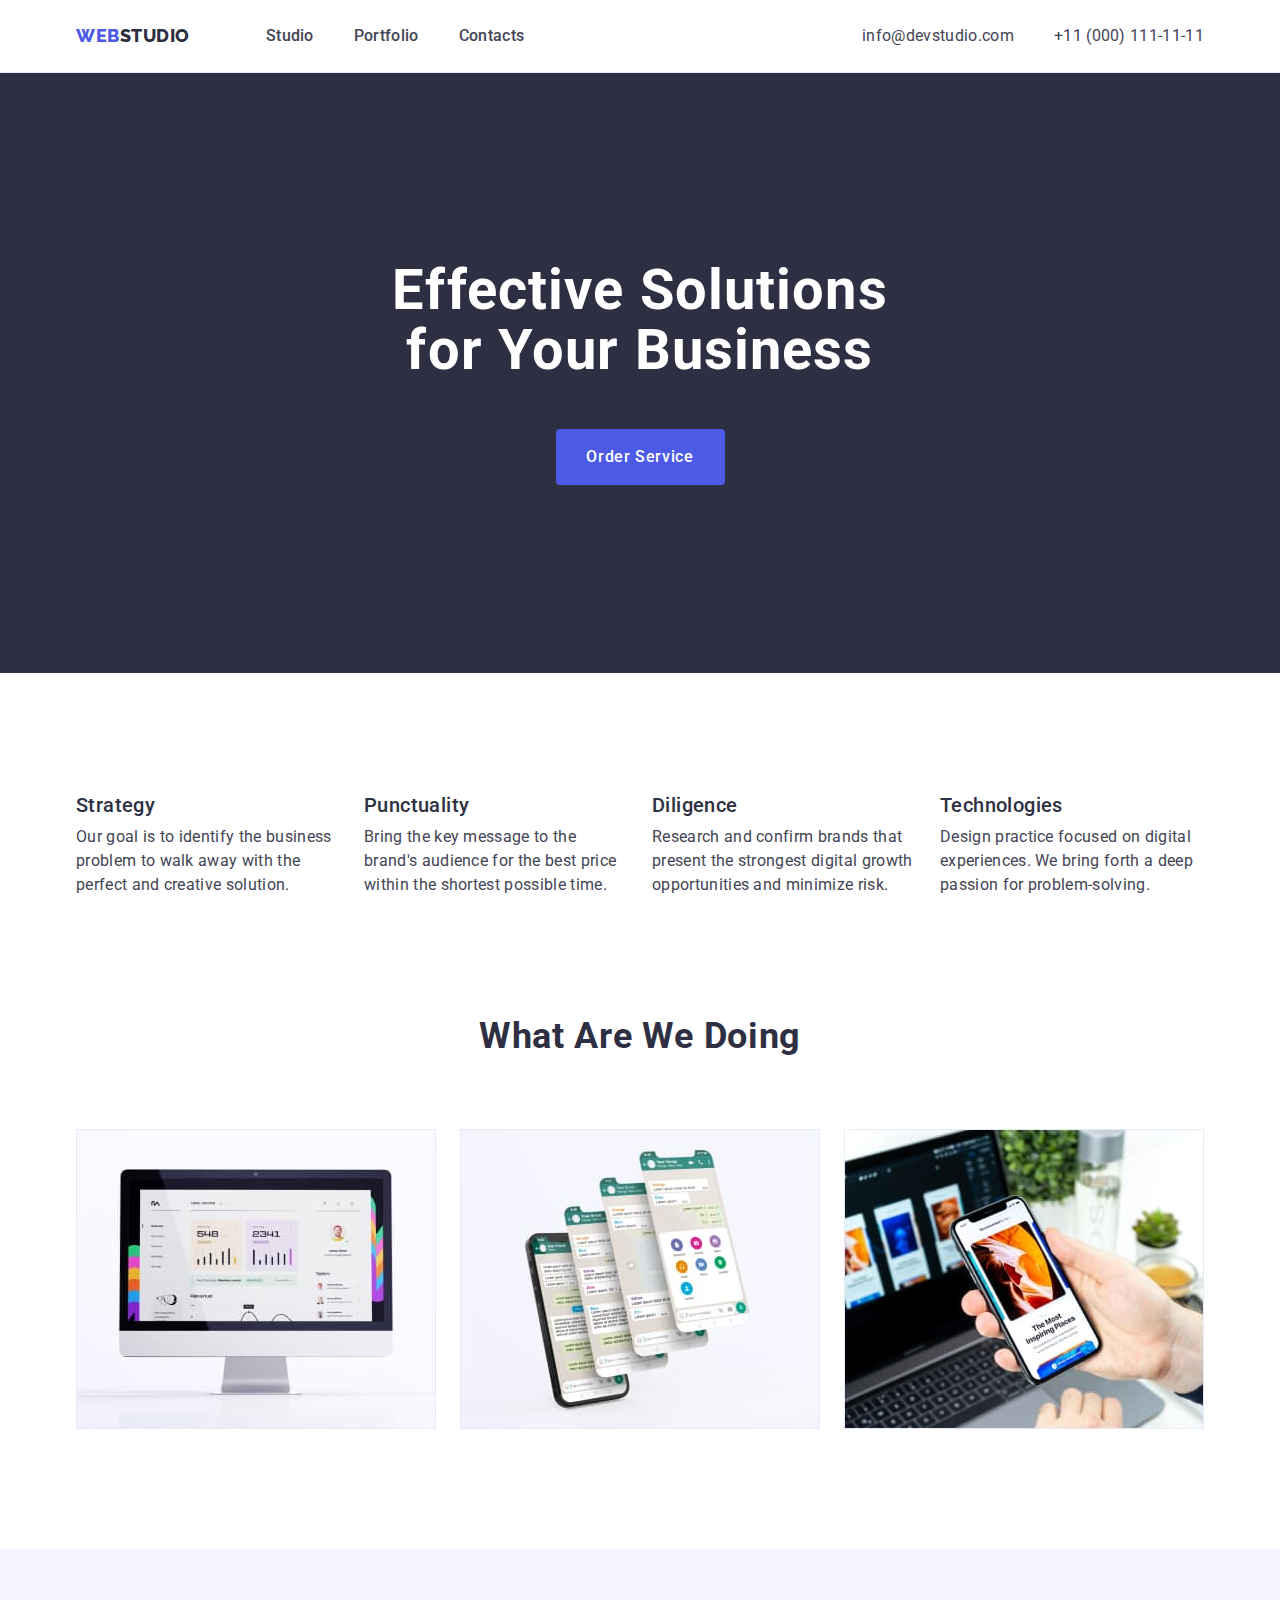
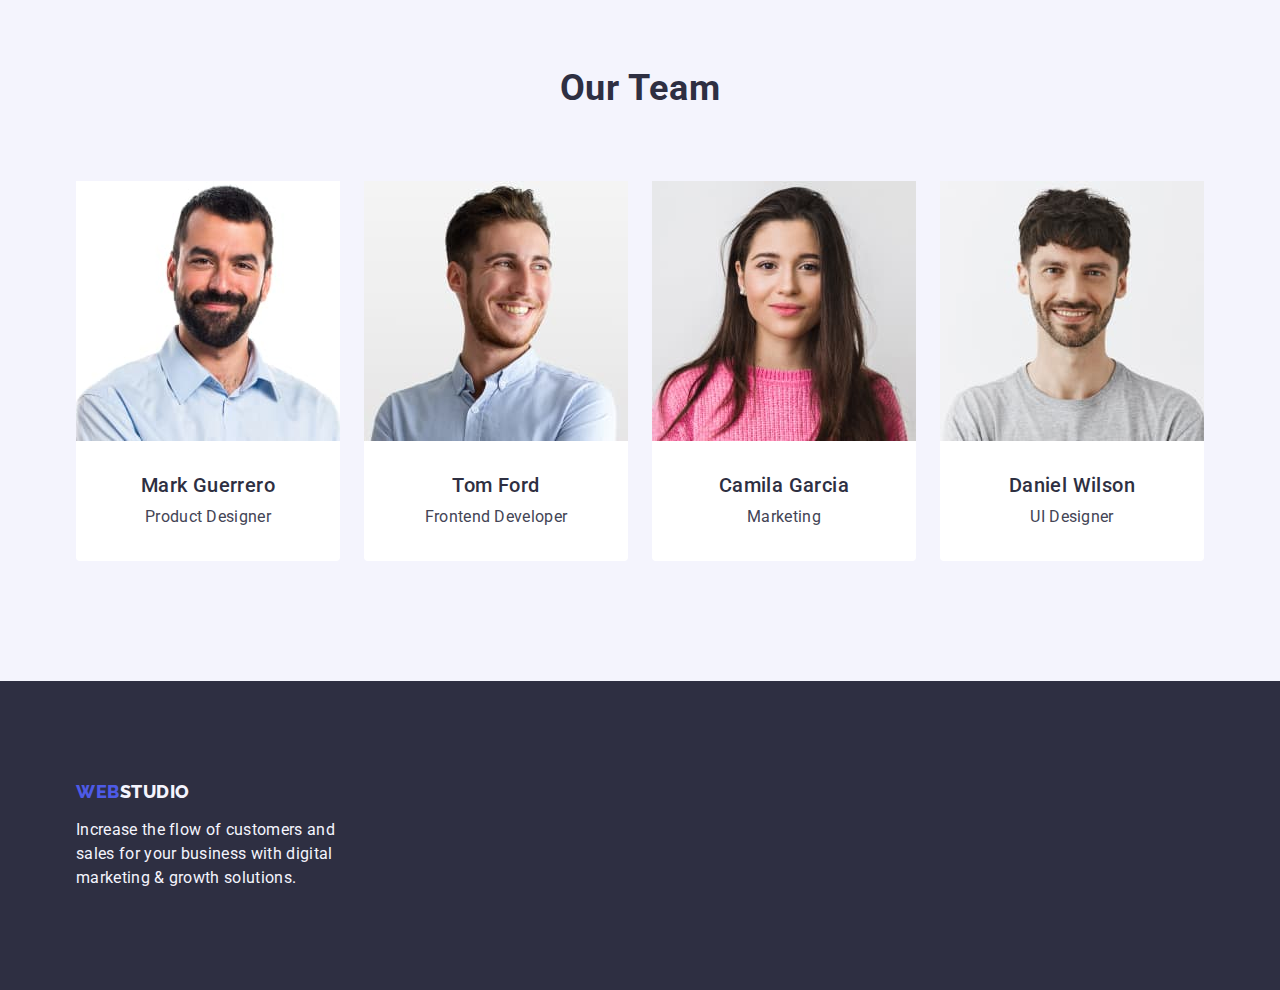
<file: index.html>
<!DOCTYPE html>
<html lang="en">
<head>
    <title>WebStudio</title>
    <meta charset="utf-8" />
    <!-- Fonts -->
    <link rel="preconnect" href="https://fonts.googleapis.com">
    <link rel="preconnect" href="https://fonts.gstatic.com" crossorigin><link rel="preconnect" href="https://fonts.googleapis.com">
    <link rel="preconnect" href="https://fonts.gstatic.com" crossorigin>
    <link href="https://fonts.googleapis.com/css2?family=Raleway:wght@800&family=Roboto:wght@400;500;700;900&display=swap" rel="stylesheet">

    <link rel="stylesheet" href="styles/modern-normalize.min.css" >
    <link rel="stylesheet" href="./styles/styles.css">
    <link rel="stylesheet" href="./css/styles.css">
  </head>



  <body>
    <!-- Service information-->
    <header class="header">
        <div class="header-div container">
          <nav class="nav">
            <a href="./index.html" class="header_logo link"
              >Web<span class="header_logo_black">Studio</span></a
            >
            <ul class="menu list">
              <li>
                <a href="./index.html" class="menu-item link">Studio</a>
              </li>
              <li>
                <a href="./portfolio.html" class="menu-item link">Portfolio</a>
              </li>
              <li><a href="" class="menu-item link">Contacts</a></li>
            </ul>
          </nav>
          <address class="header-address">
            <ul class="address-list list">
                <li><a href="mailto:info@devstudio.com" class="contact-link">info@devstudio.com</a>
                </li>
                <li><a href="tel:+110001111111" class="contact-link" >+11 (000) 111-11-11</a>
                </li>
            </ul>
          </address>
        </div>
      </header>

    <main>
        <section class="headbox">
            <div class="container">
                <h1 class="head">Effective Solutions for Your Business</h1>
                <button type="button" class="order_button"> Order Service </button>
            </div>
        </section>


    <!-- Features -->


        <section class="benefits_feature">
            <div class="container">
                <h2 class="headline_features visually-hidden" hidden >Our Advantages</h2>
        
                <ul class="feature_item list">
                    <li class="feature_data"><h3 class="features">Strategy</h3>
                    <p class="feature-line"> Our goal is to identify the business problem to walk away with the perfect and creative solution.</p></li>
                    <li class="feature_data"><h3 class="features">Punctuality</h3>
                    <p class="feature-line">Bring the key message to the brand's audience for the best price within the shortest possible time.</p></li>
                    <li class="feature_data"><h3 class="features">Diligence</h3>
                    <p class="feature-line">Research and confirm brands that present the strongest digital growth opportunities and minimize risk.</p></li>
                    <li class="feature_data"><h3 class="features">Technologies</h3>
                    <p class="feature-line"> Design practice focused on digital experiences. We bring forth a deep passion for problem-solving.</p></li>
                </ul>
            </div>
        </section>

        

     <!-- Duties -->

        <section class="benefits_duties">
            <div class="container">
                <h2 class="headline_duties margin_duties">What are we doing</h2>
                <ul class="feature_item list">
                    <li class="team_data"><img src="./images/Rectangle71(1).jpg" alt="PC" width="360" height="300"></li>
                    <li class="team_data"><img src="./images/img2(1).jpg" alt="Phone screens" width="360" height="300"></li>
                    <li class="team_data"><img src="./images/img3(1).jpg" alt="Phone in hand" width="360" height="300"></li>
                </ul>
            </div>
        </section>

    <!-- Team-info -->

        <section class="team_section">
            <div class="container">
                <h2 class="headline_team margin_team">Our Team</h2>
                <ul class="team_item list">
                    <li class="team_color"><img class="studio_img" src="./images/img(1).jpg"  alt="Product Designer" width="264" height="260">
                        <div class="wrapper">
                            <h3 class="team_line">Mark Guerrero</h3>
                            <p class="team_par">Product Designer</p>
                        </div>
                    </li>
                    <li class="team_color"><img class="studio_img" src="./images/img(1)(1).jpg" alt="Frontend Developer" width="264" height="260">
                        <div class="wrapper">
                            <h3 class="team_line">Tom Ford</h3>
                            <p class="team_par">Frontend Developer</p>
                        </div>
                    </li>

                    <li class="team_color"><img class="studio_img" src="./images/img(2)(1).jpg" alt="Marketing" width="264" height="260">
                        <div class="wrapper">
                            <h3 class="team_line">Camila Garcia</h3>
                            <p class="team_par">Marketing</p>
                        </div>
                    </li>
                    
                    <li class="team_color"><img class="studio_img" src="./images/img(3)(1).jpg" alt="UI Designer" width="264" height="260">
                        <div class="wrapper">
                             <h3 class="team_line">Daniel Wilson</h3>
                            <p class="team_par">UI Designer</p>
                        </div>
                    </li>
                </ul>
            </div>
        </section>

    </main>

    <!-- Footer -->


    <footer class="footer_section">
        <div class="container">
            <a class="footer_logo link" href="./index.html"> Web<span class="footer_logo_white">Studio</span></a>
            <p class="footer_line">Increase the flow of customers and sales for your business with digital marketing & growth solutions.</p>
        </div>
    </footer>


  </body>
</html>
</file>
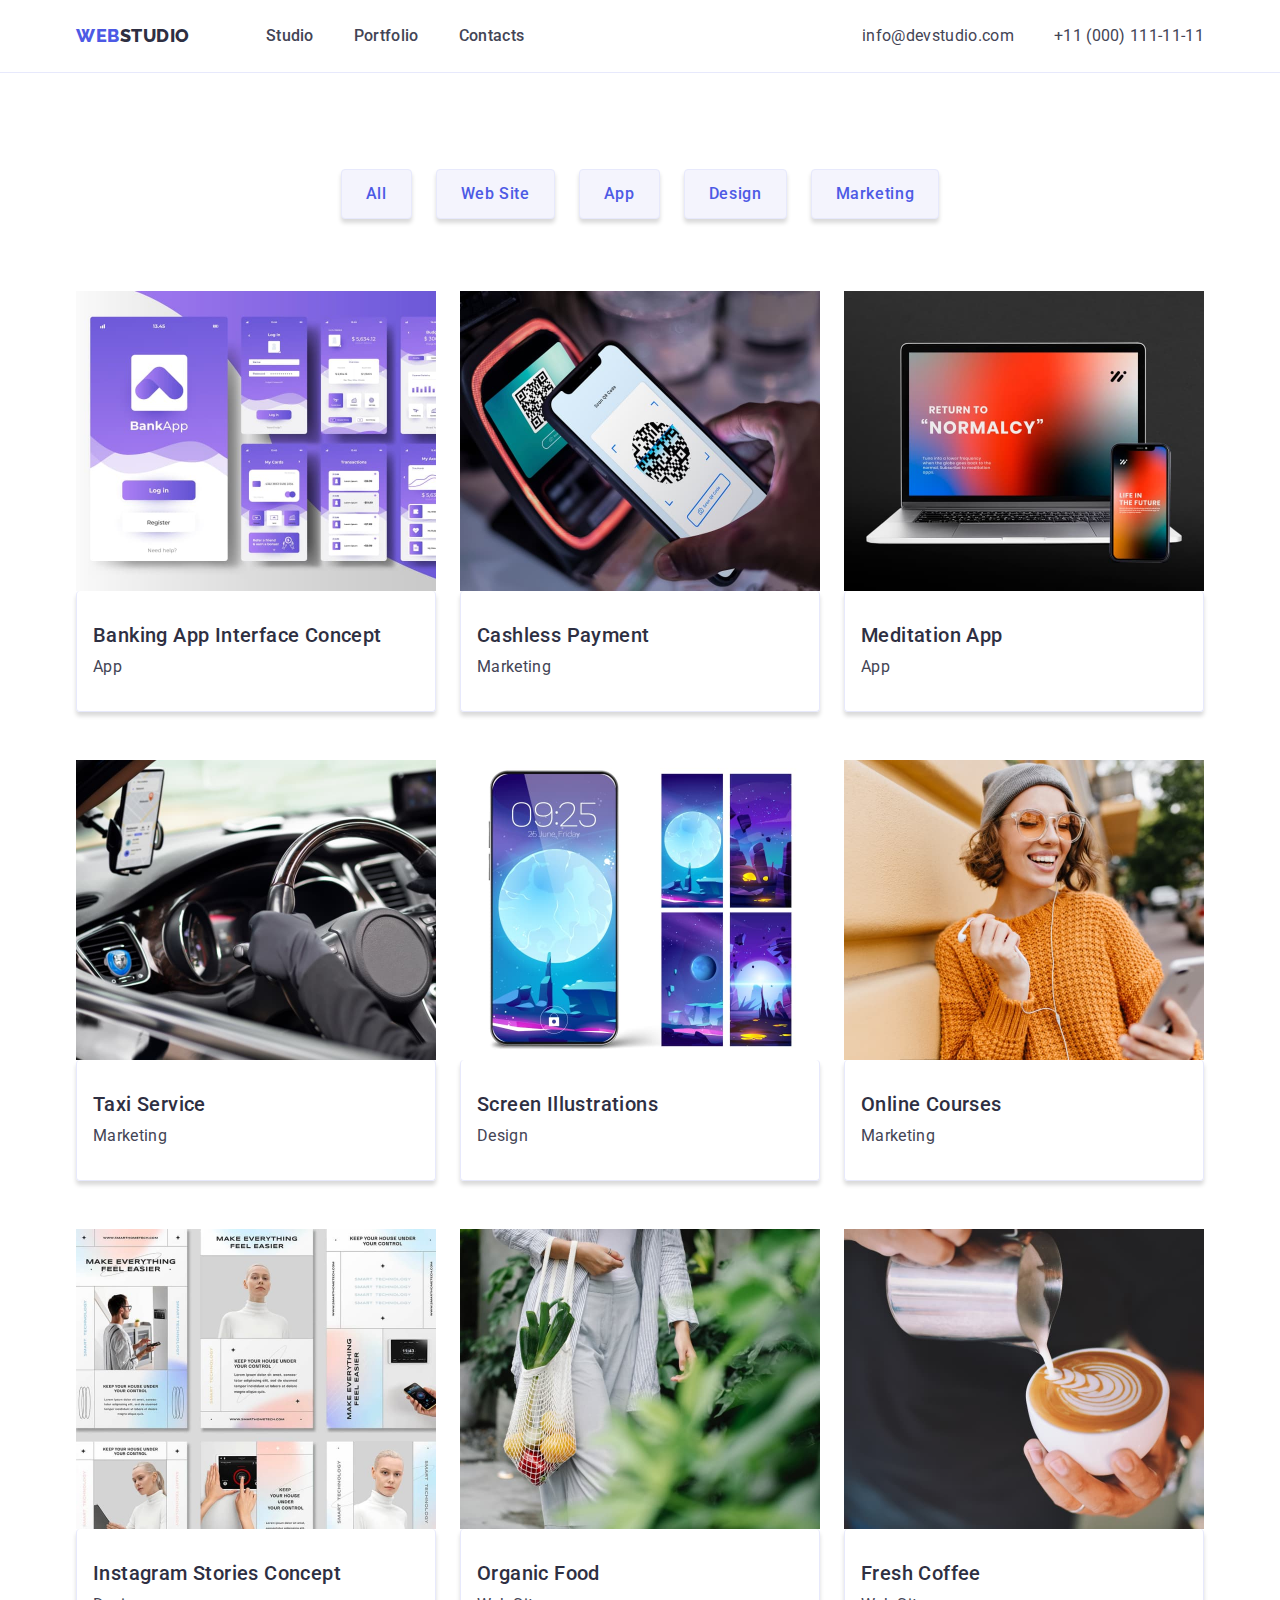
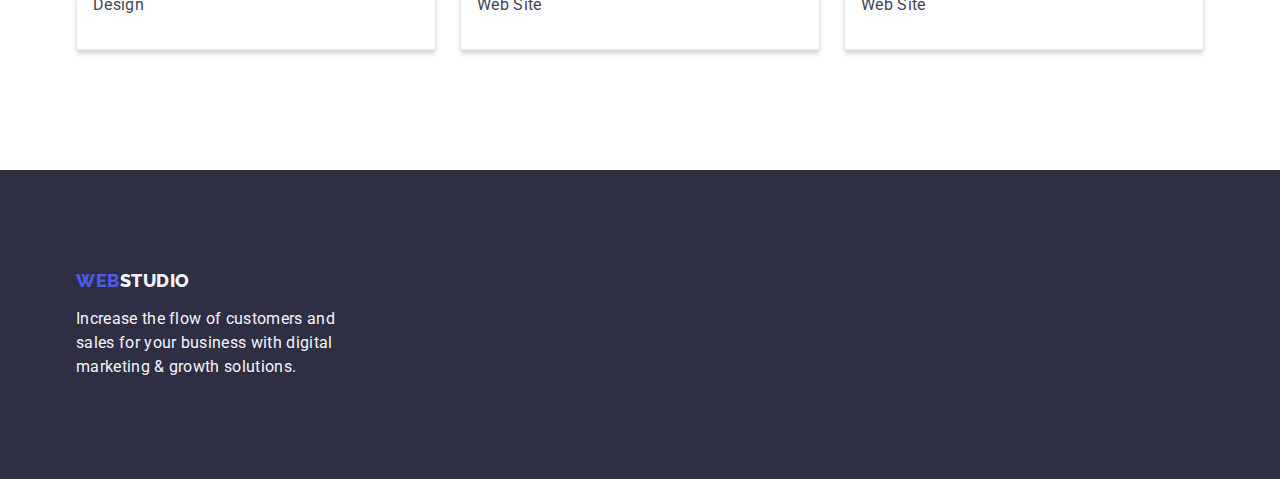
<file: portfolio.html>
<!DOCTYPE html>
<html lang="en">

<head>
    <title>WebStudio</title>
    <meta charset="utf-8" />
    <!-- Fonts -->
    <link rel="preconnect" href="https://fonts.googleapis.com">
    <link rel="preconnect" href="https://fonts.gstatic.com" crossorigin><link rel="preconnect" href="https://fonts.googleapis.com">
    <link rel="preconnect" href="https://fonts.gstatic.com" crossorigin>
    <link href="https://fonts.googleapis.com/css2?family=Raleway:wght@800&family=Roboto:wght@400;500;700;900&display=swap" rel="stylesheet">

    <link rel="stylesheet" href="styles/modern-normalize.min.css" >
    <link rel="stylesheet" href="./styles/styles.css">
    <link rel="stylesheet" href="./css/styles.css">
  </head>


<body>
    <!-- Service information-->
    <header class="header">
        <div class="header-div container">
          <nav class="nav">
            <a href="./index.html" class="header_logo link"
              >Web<span class="header_logo_black">Studio</span></a
            >
            <ul class="menu list">
              <li>
                <a href="./index.html" class="menu-item link">Studio</a>
              </li>
              <li>
                <a href="./portfolio.html" class="menu-item link">Portfolio</a>
              </li>
              <li><a href="" class="menu-item link">Contacts</a></li>
            </ul>
          </nav>
          <address class="header-address">
            <ul class="address-list list">
                <li><a href="mailto:info@devstudio.com" class="contact-link">info@devstudio.com</a>
                </li>
                <li><a href="tel:+110001111111" class="contact-link" >+11 (000) 111-11-11</a>
                </li>
            </ul>
          </address>
        </div>
      </header>

    <main>

        <!-- Offer -->


        <section class="offer">
            <div class="container">
                <h1 class="visually-hidden">Portfolio</h1>
                <ul class="menu_button_line list">
                    <li><button type="button" class="menu_button">All</button></li>
                    <li><button type="button" class="menu_button">Web Site</button></li>
                    <li><button type="button" class="menu_button">App</button></li>
                    <li><button type="button" class="menu_button">Design</button></li>
                    <li><button type="button" class="menu_button">Marketing</button></li>
                </ul>

                <ul class="portfolio_item list">

                        
                    <li class="portfolio_data">
                        <a class="link" href="#">
                                    
                            <img  src="./images/1.jpg" alt="Banking App Interface Concept" width="360" height="300">

                                <div class="wrapper_portfolio">

                                    <h2 class="offer_line">Banking App Interface Concept</h2>
                                    <p class="offer_exp">App</p>

                                </div>
                        </a>
                    </li>       

                                     
                       
                    <li class="portfolio_data">
                        <a class="link" href="#">

                            <img src="./images/2.jpg" alt="Cashless Payment" width="360" height="300">
                                <div class="wrapper_portfolio">

                                    <h2 class="offer_line">Cashless Payment</h2>
                                    <p class="offer_exp">Marketing</p>     

                                </div>
                        </a>
                    </li>



                    <li class="portfolio_data">
                        <a class="link" href="#">

                            <img src="./images/3.jpg" alt="Meditation App" width="360" height="300">
                                <div class="wrapper_portfolio">

                                    <h2 class="offer_line">Meditation App</h2>
                                    <p class="offer_exp">App</p>
                        
                                </div>
                        </a>
                    </li>


            
            

                    <li class="portfolio_data">
                        <a class="link" href="#">
                            <img src="./images/4.jpg" alt="Taxi Service" width="360" height="300">
                                <div class="wrapper_portfolio">

                                    <h2 class="offer_line">Taxi Service</h2>
                                    <p class="offer_exp">Marketing</p>

                                </div>
                        </a>
                    </li>

            
            
            

                    <li class="portfolio_data">
                        <a class="link" href="#">
                            <img  src="./images/5.jpg" alt="Screen Illustrations" width="360" height="300">
                                <div class="wrapper_portfolio">

                                    <h2 class="offer_line">Screen Illustrations</h2>
                                    <p class="offer_exp">Design</p>

                                </div>
                        </a>
                    </li>

            
            

                    <li class="portfolio_data">
                        <a class="link" href="#">
                            <img  src="./images/6.jpg" alt="Girl" width="360" height="300">
                                <div class="wrapper_portfolio">

                                    <h2 class="offer_line">Online Courses</h2>
                                    <p class="offer_exp">Marketing</p>

                            </div>
                        </a>
                    </li>

            
            
            

                    <li class="portfolio_data">
                        <a class="link"  href="#">
                            <img src="./images/7.jpg" alt="Instagram Stories Concept" width="360" height="300">
                                <div class="wrapper_portfolio">

                                    <h2 class="offer_line">Instagram Stories Concept</h2>
                                    <p class="offer_exp">Design</p>

                                </div>
                        </a>
                    </li>

            
            
 
                    <li class="portfolio_data">
                        <a class="link" href="#">
                            <img  src="./images/8.jpg" alt="Food bag" width="360" height="300">
                                <div class="wrapper_portfolio">

                                    <h2 class="offer_line">Organic Food</h2>
                                    <p class="offer_exp">Web Site</p>

                                </div>
                        </a>
                    </li>

            
                    <li class="portfolio_data">
                        <a class="link" href="#">
                            <img src="./images/9.jpg" alt="Fresh Coffee" width="360" height="300">
                                 <div class="wrapper_portfolio">

                                    <h2 class="offer_line">Fresh Coffee</h2>
                                    <p class="offer_exp">Web Site</p>

                                 </div>
                        </a>
                    </li>

            
            
                </ul>
            </div>
        </section>


    </main>


    <!-- Footer -->
    <footer class="footer_section">
        <div class="container">
            <a class="footer_logo link" href="./index.html"> Web<span class="footer_logo_white">Studio</span></a>
            <p class="footer_line">Increase the flow of customers and sales for your business with digital marketing & growth solutions.</p>
        </div>
    </footer>


</body>

</html>
</file>
<file: styles/styles.css>
/*Styles*/

/* 
*,
*::before,
*::after {
  box-sizing: border-box;
} */

/* main{
    flex-grow: 1;
} */

/*Main - Styles*/



ul {
    padding: 0;
    margin: 0;
  }

  h1,h2,h3,h4,h5,h6{
    margin: 0;
  }

  p{
    margin: 0;
  }
  .container {
    width: 1158px;
    margin: 0 auto;
    padding-left: 15px;
    padding-right: 15px;
  }


  img {
    display: block;
    max-width: 100%;
    height: auto;}




.visually-hidden {
    position: absolute;
    width: 1px;
    height: 1px;
    margin: -1px;
    border: 0;
    padding: 0;
    white-space: nowrap;
    clip-path: inset(100%);
    clip: rect(0 0 0 0);
    overflow: hidden;
}


/* HEADER */

.header {
    border-bottom: 1px solid #e7e9fc;
}

.header-div{
    display: flex;
    align-items: center;
}

.menu {
    display: flex;
    gap: 40px;
}


.menu-item {
    display: block;
    color: var(--primarydark-color);
    padding: 24px 0;
}

.address-list {
    display: flex;
    gap: 40px;
}


/* FOOTER */


.footer_section{
    padding: 100px 0;
    background-color: var(--secondary-color);
}

/* STUDIO */
.headbox{
    padding:188px 0;
}

.benefits_feature{
    padding: 120px 0;
}

.benefits_duties{
    padding-bottom: 120px;
}

.margin_duties, .margin_team{
    margin-bottom: 72px; 
}

.portfolio_data, .team_data{
    width: calc((100% - 48px) / 3);
}

.feature_data{
    width: calc((100% - 72px) / 4);
}

.wrapper{
    padding: 32px 16px;
    text-align: center;
}

.feature_item, .team_item{
    display: flex;
    gap: 24px; 
  
}

/* PORTFOLIO */

.offer{
    padding: 96px 0 120px 0;
}

.portfolio_item{

    display: flex;
    flex-wrap: wrap;
    column-gap: 24px; 
    row-gap: 48px;

}

.offer_line{  
    margin-bottom: 8px;
}

.wrapper_portfolio{
    padding: 32px 16px;
    text-align:left;
    border: 1px solid #e7e9fc; 
    border-top: none;
    border-radius: 4px;
    box-shadow: 0px 4px 4px rgba(0, 0, 0, 0.15);

}


.menu_button_line{
    display:flex;
    gap: 24px;
    /* padding-top: 96px; */
    margin-bottom: 72px;
    justify-content: center;

}
</file>
<file: css/styles.css>
/*Common styles*/

:root {

    --primary-color: #4d5ae5;
    --secondary-color: #2e2f42;
    --third-color:#434455;
    --fourth-color:#F4F4FD;
    --fifth-color: #FFFFFF;
    --sixth-color:#404bbf;

}

body{
    font-style: normal;
    color: var(--third-color);
    background-color:var(--fifth-color);
    font-family: 'Raleway', sans-serif;
    font-family: 'Roboto', sans-serif;
}

.list{
    list-style: none;
}

.link{
    text-decoration: none;
}


/* HEADER */

.nav {
    display: flex;
    align-items: center;
    font-weight: 500;
    font-size: 16px;
    line-height: 1.5;
    letter-spacing: 0.02em;
    color: var(--primarydark-color);
}

.header_logo{

    margin-right: 76px;
    font-family: "Raleway", sans-serif;
    font-weight: 800;
    font-size: 18px;
    line-height: 1.17;
    letter-spacing: 0.03em;
    text-transform: uppercase;
    color: var(--primary-color);
    display: inline-block;

}

.header_logo_black {
    color: var(--secondary-color);
}


.header-address {
    font-style: normal;
    margin-left: auto;
}

.contact-link{
    font-size: 16px;
    line-height: 1.5;
    letter-spacing: 0.02em;
    color: var(--primarybody-color);
    font-style: normal;
    text-decoration: none;
}




/*FOOTER*/



.footer_logo{

    font-family: "Raleway", sans-serif;
    display: inline-block;
    margin-bottom: 16px;
    font-weight: 800;
    font-size: 18px;
    line-height: 1.17;
    letter-spacing: 0.03em;
    text-transform: uppercase;
    color: var(--primary-color);

}

.footer_logo_white{
    color: var(--fourth-color);
}

.footer_line{
    max-width: 264px;
    line-height: 1.5;
    color: var(--fourth-color);
    letter-spacing: 0.02em;
}

/*Studio*/

.headbox{
    padding: 188px 0;
    background-color: var(--secondary-color);
}


.head {
    margin: 0 auto;
    margin-bottom: 48px;
    max-width: 496px;
    font-size: 56px;
    line-height: 1.07;
    text-align: center;
    letter-spacing: 0.02em;
    color: var(--fifth-color);
    

}

.headline_features,
.headline_duties,
.headline_team {
    font-size: 36px;
    line-height: 1.11;
    text-align: center;
    text-transform: capitalize;
    letter-spacing: 0.02em;
    color: var(--secondary-color);
}


.features, .team_line{
    font-weight: 500;
    font-size: 20px;
    line-height: 1.2;
    letter-spacing: 0.02em;
    color: var(--secondary-color);
    margin-bottom: 8px;
}

.feature-line, 
.offer_exp, 
.team_par{
    font-size: 16px;
    line-height: 1.5;
    letter-spacing: 0.02em;
    color: var(--third-color);
}



.team_section{
    padding: 120px 0;
    background-color: var(--fourth-color);
}

.team_color{
    background-color: var(--fifth-color);
    border-radius: 0px 0px 4px 4px;
    width: calc((100%-72px)/4);
}



/*Portfolio*/

.offer_line{
    font-weight: 500;
    font-size: 20px;
    line-height: 1.2;
    letter-spacing: 0.02em;
    color: var(--secondary-color);
}

/*Buttons*/

.order_button {
    font-family: "Roboto", sans-serif;
    letter-spacing: 0.04em;
    font-weight: 500;
    font-size: 16px;
    line-height: 1.5;
    color: var(--fifth-color);
    background-color: var(--primary-color);
    display: block; 
    min-width: 169px;
    height: 56px;
    border: none;
    border-radius: 4px;
    margin: 0 auto;
    cursor: pointer;


}



.menu_button{
    font-family: "Roboto", sans-serif;
    font-weight: 500;
    font-size: 16px;
    line-height: 1.5;
    letter-spacing: 0.04em;
    color: var(--primary-color);
    background-color: var(--fourth-color);
    border: 1px solid #e7e9fc;
    box-shadow: 0px 4px 4px rgba(0, 0, 0, 0.15);
    border-radius: 4px;
    padding: 12px 24px;
}




.link:hover,
.link:focus,
.header_item:hover,
.header_item:focus{
    color: var(--sixth-color);
}

.order_button:hover,
.order_button:focus{
    background-color:var(--sixth-color);
}

.menu_button:hover,
.menu_button:focus{
    background-color: var(--sixth-color);
    color: var(--fifth-color);
    border: 1px solid transparent;
}
</file>
